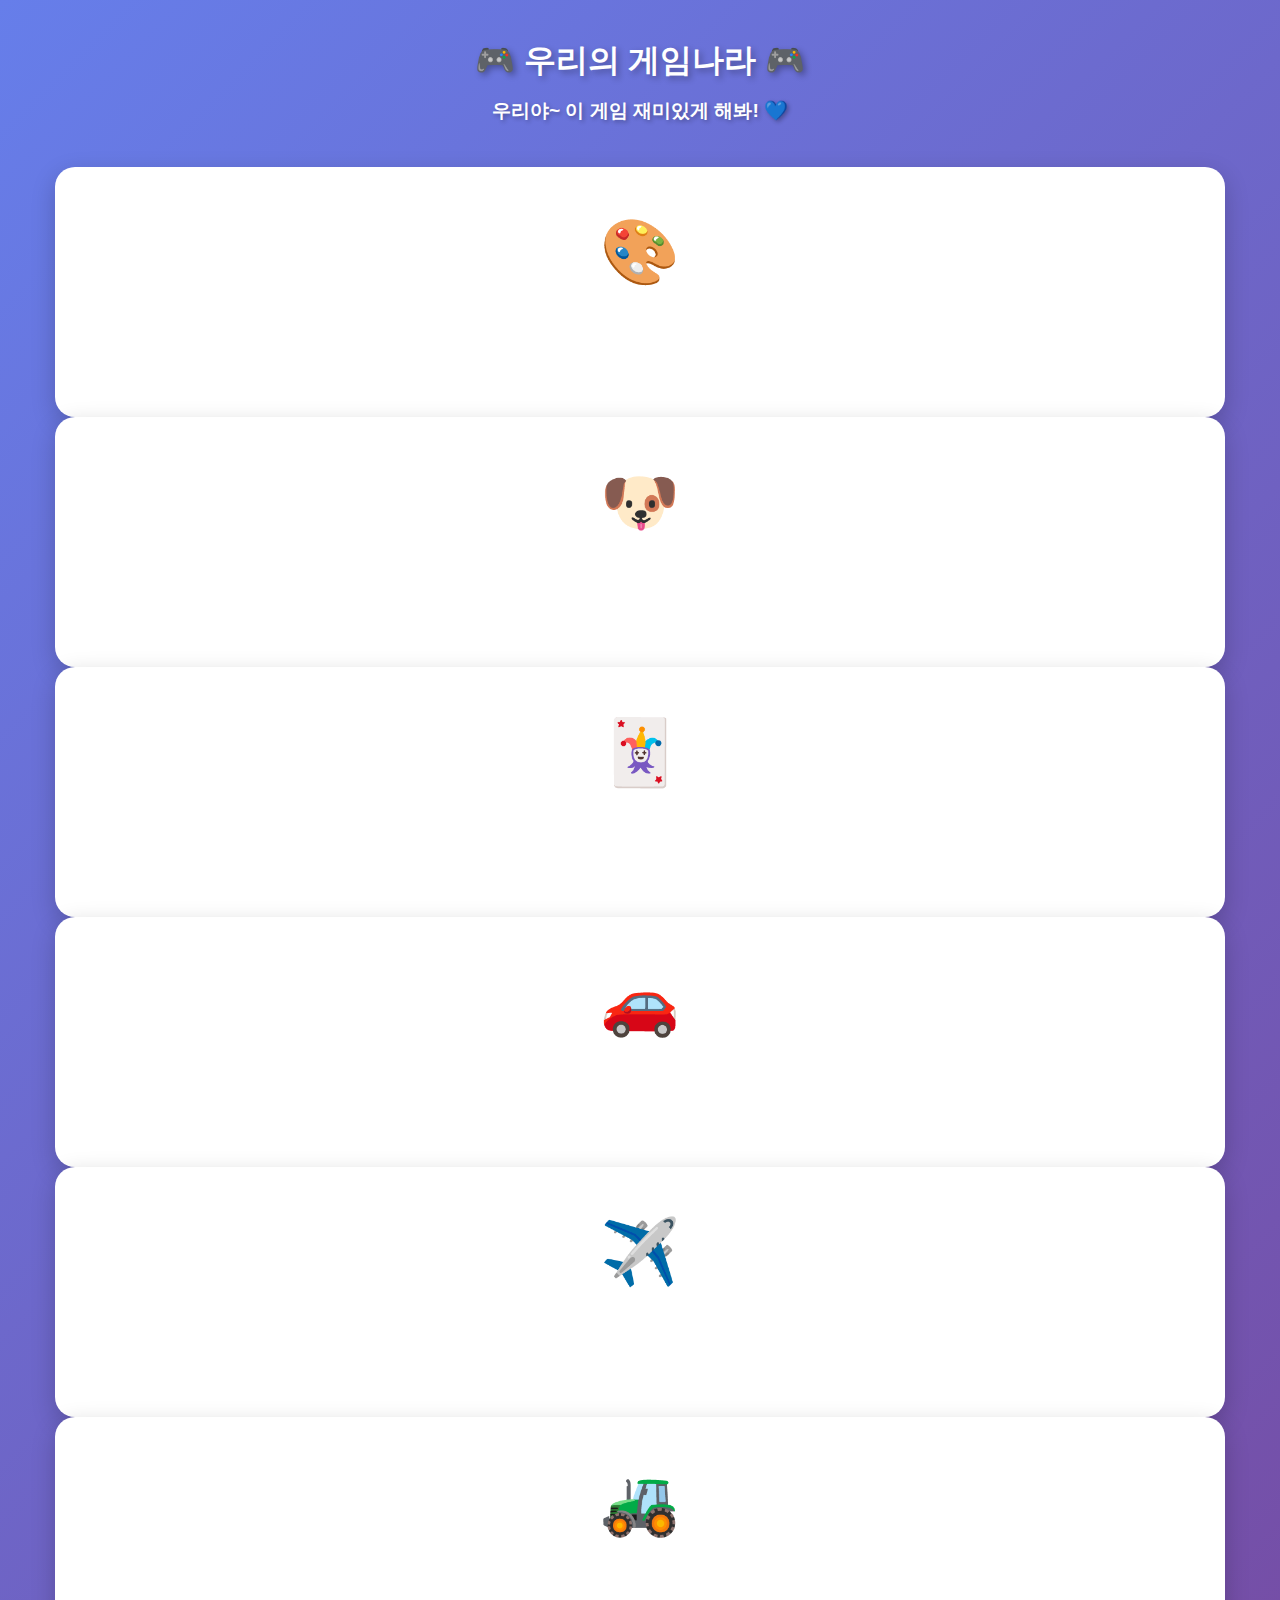
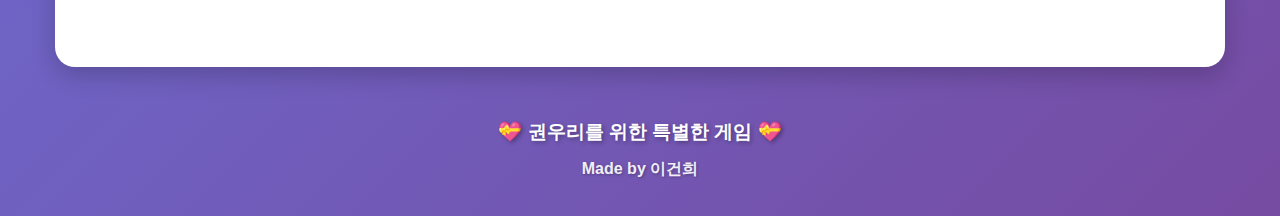
<file: index.html>
<!DOCTYPE html>
<html lang="ko">
<head>
    <meta charset="UTF-8">
    <meta name="viewport" content="width=device-width, initial-scale=1.0, maximum-scale=1.0, user-scalable=no">
    <meta name="apple-mobile-web-app-capable" content="yes">
    <meta name="mobile-web-app-capable" content="yes">
    <title>🎮 우리의 게임나라 🎮</title>
    <link href="https://fonts.googleapis.com/css2?family=Nanum+Gothic:wght@400;700;800&display=swap" rel="stylesheet">
    <link rel="stylesheet" href="css/style.css">
</head>
<body>
    <div class="container">
        <header>
            <h1 class="main-title">🎮 우리의 게임나라 🎮</h1>
            <p class="subtitle">우리야~ 이 게임 재미있게 해봐! 💙</p>
        </header>

        <main class="game-menu">
            <div class="game-card" onclick="location.href='color-game.html'">
                <div class="game-icon">🎨</div>
                <h2>색깔 맞추기</h2>
                <p>같은 색깔을 찾아봐요!</p>
            </div>

            <div class="game-card" onclick="location.href='animal-game.html'">
                <div class="game-icon">🐶</div>
                <h2>동물 소리 맞추기</h2>
                <p>어떤 동물 소리일까요?</p>
            </div>

            <div class="game-card" onclick="location.href='memory-game.html'">
                <div class="game-icon">🃏</div>
                <h2>메모리 카드 게임</h2>
                <p>같은 그림을 찾아봐요!</p>
            </div>

            <div class="game-card" onclick="location.href='vehicle-game.html'">
                <div class="game-icon">🚗</div>
                <h2>탱크 찾기 게임</h2>
                <p>탱크와 군용차를 찾아봐요!</p>
            </div>

            <div class="game-card" onclick="location.href='airplane-game.html'">
                <div class="game-icon">✈️</div>
                <h2>비행기 종류 맞추기</h2>
                <p>어떤 비행기일까요?</p>
            </div>

            <div class="game-card" onclick="location.href='car-game.html'">
                <div class="game-icon">🚜</div>
                <h2>자동차 종류 맞추기</h2>
                <p>건설기계와 특수차량을 배워봐요!</p>
            </div>
        </main>

        <footer>
            <p class="personal-message">💝 권우리를 위한 특별한 게임 💝</p>
            <p class="creator">Made by 이건희</p>
        </footer>
    </div>
</body>
</html>
</file>
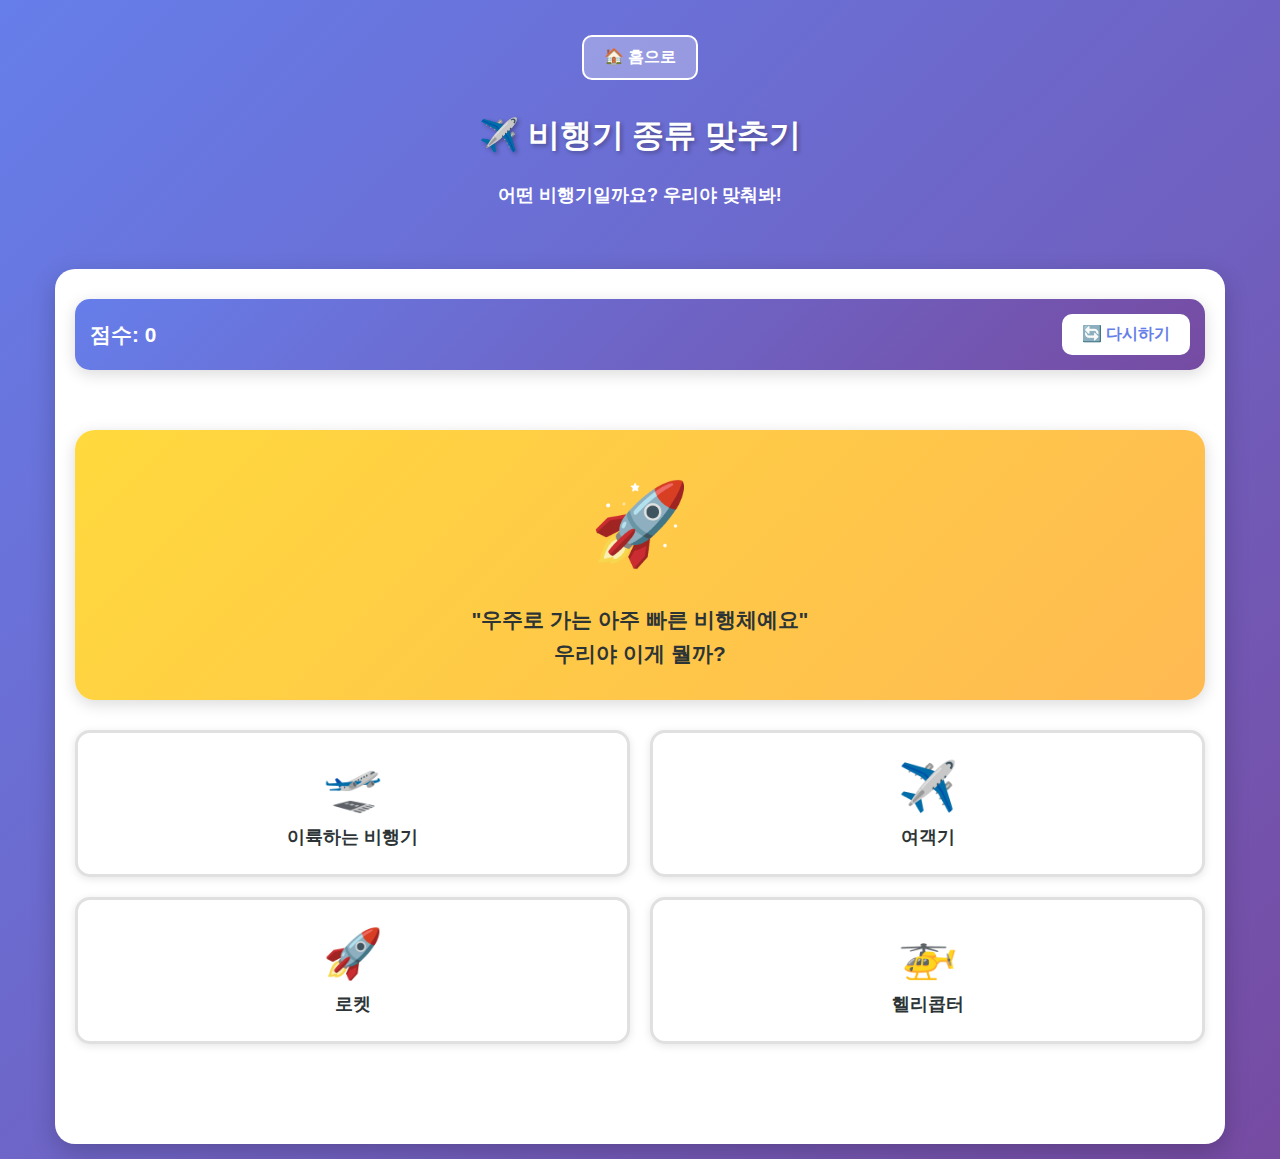
<file: airplane-game.html>
<!DOCTYPE html>
<html lang="ko">
<head>
    <meta charset="UTF-8">
    <meta name="viewport" content="width=device-width, initial-scale=1.0, maximum-scale=1.0, user-scalable=no">
    <meta name="apple-mobile-web-app-capable" content="yes">
    <meta name="mobile-web-app-capable" content="yes">
    <title>✈️ 비행기 종류 맞추기</title>
    <link href="https://fonts.googleapis.com/css2?family=Nanum+Gothic:wght@400;700;800&display=swap" rel="stylesheet">
    <link rel="stylesheet" href="css/style.css">
</head>
<body>
    <div class="container">
        <header>
            <button class="home-btn" onclick="location.href='index.html'">🏠 홈으로</button>
            <h1 class="game-title">✈️ 비행기 종류 맞추기</h1>
            <p class="game-instruction">어떤 비행기일까요? 우리야 맞춰봐!</p>
        </header>

        <main class="game-area">
            <div class="score-board">
                <div class="score">점수: <span id="score">0</span></div>
                <button class="restart-btn" onclick="restartGame()">🔄 다시하기</button>
            </div>

            <div class="airplane-display">
                <div id="airplaneImage" class="airplane-image">
                    <div class="airplane-icon">✈️</div>
                    <p class="airplane-hint">힌트를 읽고 맞춰보세요!</p>
                </div>
            </div>

            <div id="airplaneOptions" class="airplane-options">
                <!-- 비행기 옵션들이 여기에 생성됩니다 -->
            </div>

            <div id="feedback" class="feedback"></div>
        </main>
    </div>

    <script src="js/airplane-game.js"></script>
</body>
</html>
</file>
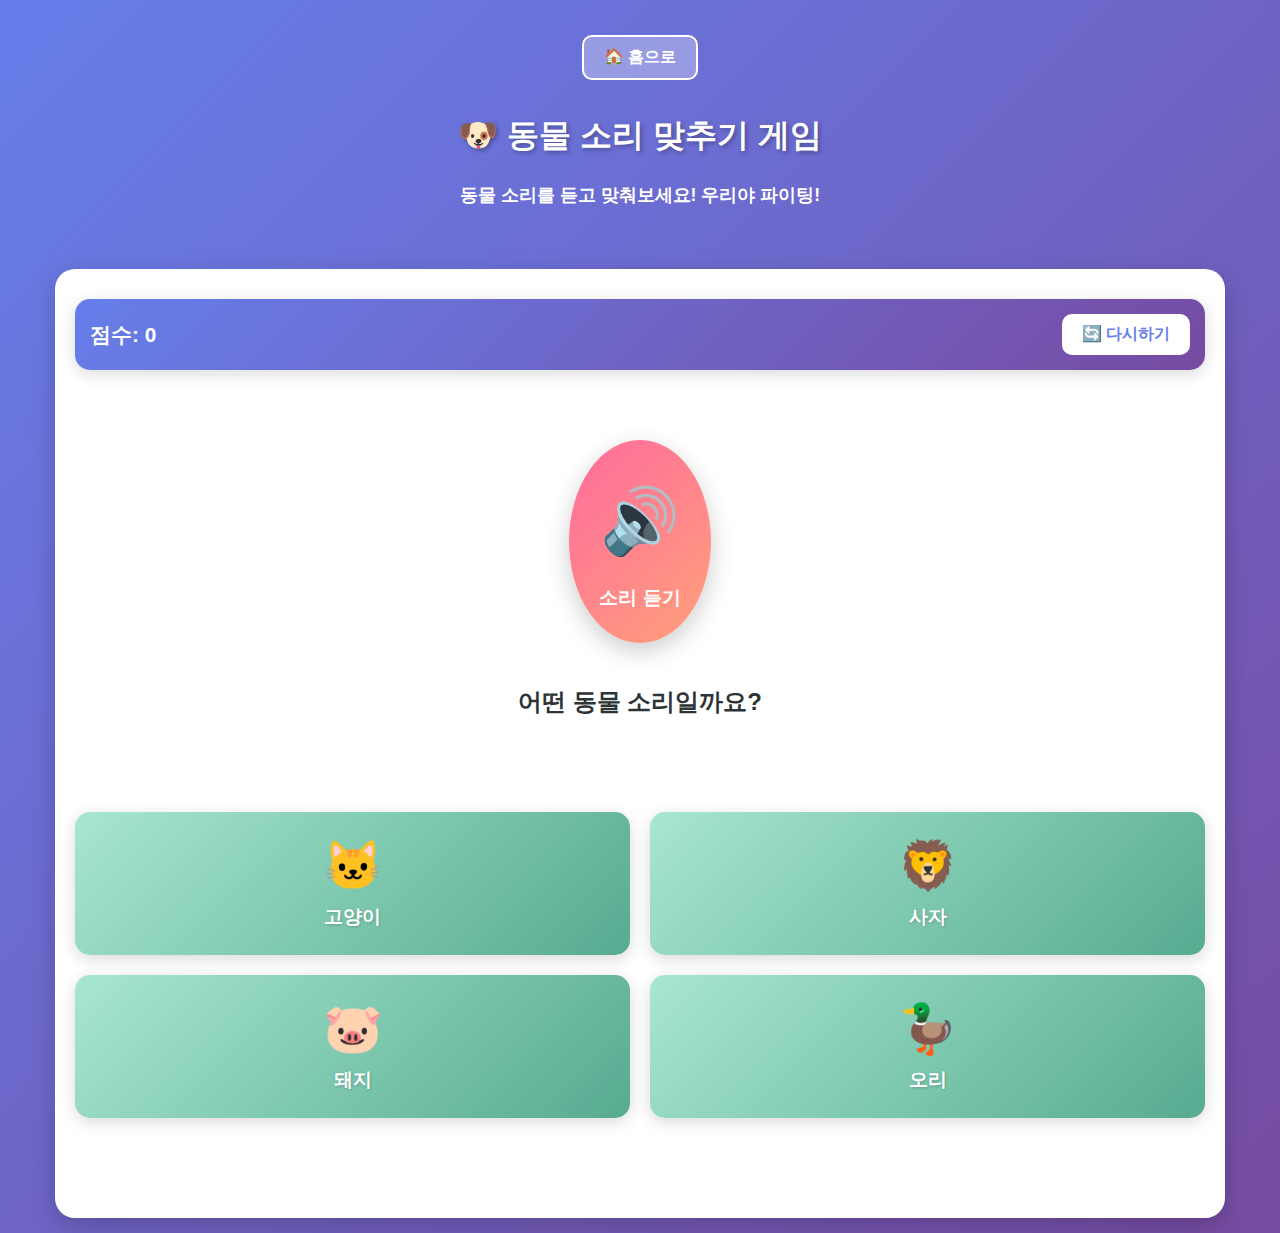
<file: animal-game.html>
<!DOCTYPE html>
<html lang="ko">
<head>
    <meta charset="UTF-8">
    <meta name="viewport" content="width=device-width, initial-scale=1.0, maximum-scale=1.0, user-scalable=no">
    <meta name="apple-mobile-web-app-capable" content="yes">
    <meta name="mobile-web-app-capable" content="yes">
    <title>🐶 동물 소리 맞추기 게임</title>
    <link href="https://fonts.googleapis.com/css2?family=Nanum+Gothic:wght@400;700;800&display=swap" rel="stylesheet">
    <link rel="stylesheet" href="css/style.css">
</head>
<body>
    <div class="container">
        <header>
            <button class="home-btn" onclick="location.href='index.html'">🏠 홈으로</button>
            <h1 class="game-title">🐶 동물 소리 맞추기 게임</h1>
            <p class="game-instruction">동물 소리를 듣고 맞춰보세요! 우리야 파이팅!</p>
        </header>

        <main class="game-area">
            <div class="score-board">
                <div class="score">점수: <span id="score">0</span></div>
                <button class="restart-btn" onclick="restartGame()">🔄 다시하기</button>
            </div>

            <div class="animal-display">
                <div class="sound-button" id="soundButton" onclick="playSound()">
                    <div class="sound-icon">🔊</div>
                    <p>소리 듣기</p>
                </div>
                <p class="question" id="soundText">어떤 동물 소리일까요?</p>
            </div>

            <div id="animalOptions" class="animal-options">
                <!-- 동물 옵션들이 여기에 생성됩니다 -->
            </div>

            <div id="feedback" class="feedback"></div>
        </main>
    </div>

    <script src="js/animal-game.js"></script>
</body>
</html>
</file>
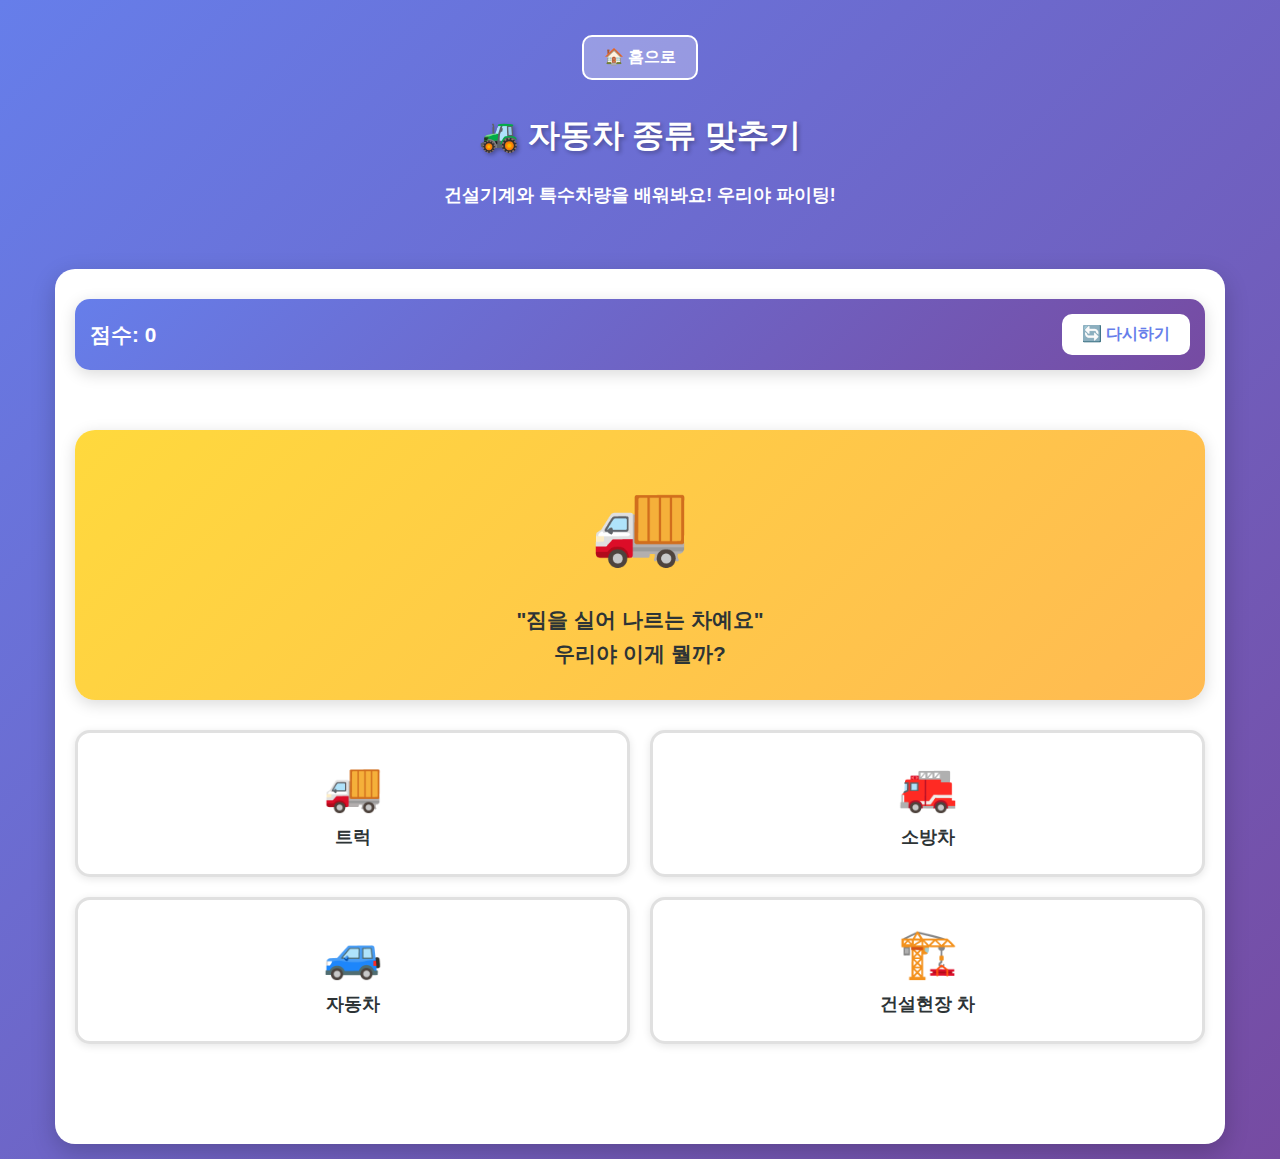
<file: car-game.html>
<!DOCTYPE html>
<html lang="ko">
<head>
    <meta charset="UTF-8">
    <meta name="viewport" content="width=device-width, initial-scale=1.0, maximum-scale=1.0, user-scalable=no">
    <meta name="apple-mobile-web-app-capable" content="yes">
    <meta name="mobile-web-app-capable" content="yes">
    <title>🚜 자동차 종류 맞추기</title>
    <link href="https://fonts.googleapis.com/css2?family=Nanum+Gothic:wght@400;700;800&display=swap" rel="stylesheet">
    <link rel="stylesheet" href="css/style.css">
</head>
<body>
    <div class="container">
        <header>
            <button class="home-btn" onclick="location.href='index.html'">🏠 홈으로</button>
            <h1 class="game-title">🚜 자동차 종류 맞추기</h1>
            <p class="game-instruction">건설기계와 특수차량을 배워봐요! 우리야 파이팅!</p>
        </header>

        <main class="game-area">
            <div class="score-board">
                <div class="score">점수: <span id="score">0</span></div>
                <button class="restart-btn" onclick="restartGame()">🔄 다시하기</button>
            </div>

            <div class="car-display">
                <div id="carImage" class="car-image">
                    <div class="car-icon">🚜</div>
                    <p class="car-hint">이 차는 무슨 일을 할까요?</p>
                </div>
            </div>

            <div id="carOptions" class="car-options">
                <!-- 자동차 옵션들이 여기에 생성됩니다 -->
            </div>

            <div id="feedback" class="feedback"></div>
        </main>
    </div>

    <script src="js/car-game.js"></script>
</body>
</html>
</file>
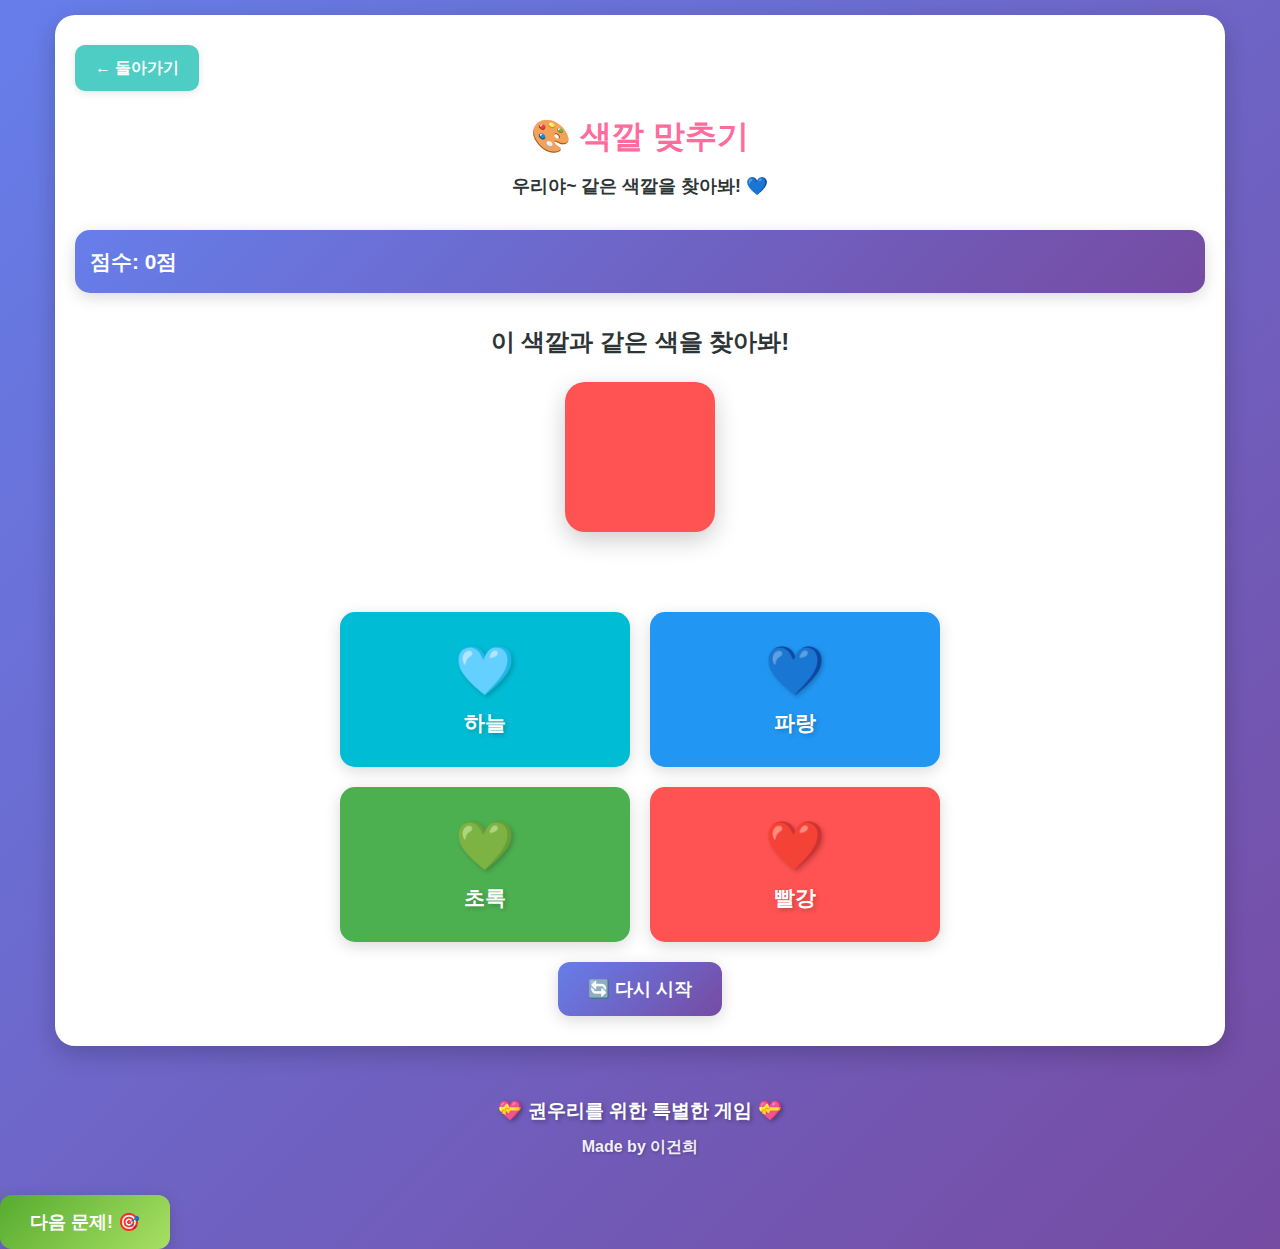
<file: color-game.html>
<!DOCTYPE html>
<html lang="ko">
<head>
    <meta charset="UTF-8">
    <meta name="viewport" content="width=device-width, initial-scale=1.0, maximum-scale=1.0, user-scalable=no">
    <meta name="theme-color" content="#FF6B9D">
    <title>🎨 색깔 맞추기 게임</title>
    <link rel="stylesheet" href="css/style.css">
</head>
<body>
    <div class="container">
        <div class="game-container">
            <a href="index.html" class="back-button">← 돌아가기</a>
            
            <div class="game-header">
                <h1>🎨 색깔 맞추기</h1>
                <p>우리야~ 같은 색깔을 찾아봐! 💙</p>
            </div>

            <div class="score-board">
                <p>점수: <span id="score">0</span>점</p>
            </div>

            <div class="color-game-area">
                <div class="question">
                    <h2>이 색깔과 같은 색을 찾아봐!</h2>
                    <div id="targetColor" class="target-color"></div>
                </div>

                <div id="feedback" class="feedback"></div>

                <div id="colorOptions" class="color-options">
                    <!-- 색깔 옵션들이 JavaScript로 생성됩니다 -->
                </div>
            </div>

            <div class="text-center mt-20">
                <button class="btn btn-primary" onclick="location.reload()">🔄 다시 시작</button>
            </div>
        </div>

        <footer>
            <p class="personal-message">💝 권우리를 위한 특별한 게임 💝</p>
            <p class="creator">Made by 이건희</p>
        </footer>
    </div>

    <!-- 결과 모달 -->
    <div id="resultModal" class="result-modal">
        <div class="result-content">
            <div id="resultEmoji" class="result-emoji"></div>
            <h2 id="resultTitle"></h2>
            <p id="resultMessage"></p>
            <button class="btn btn-success" onclick="nextRound()">다음 문제! 🎯</button>
        </div>
    </div>

    <script src="js/color-game.js"></script>
</body>
</html>
</file>
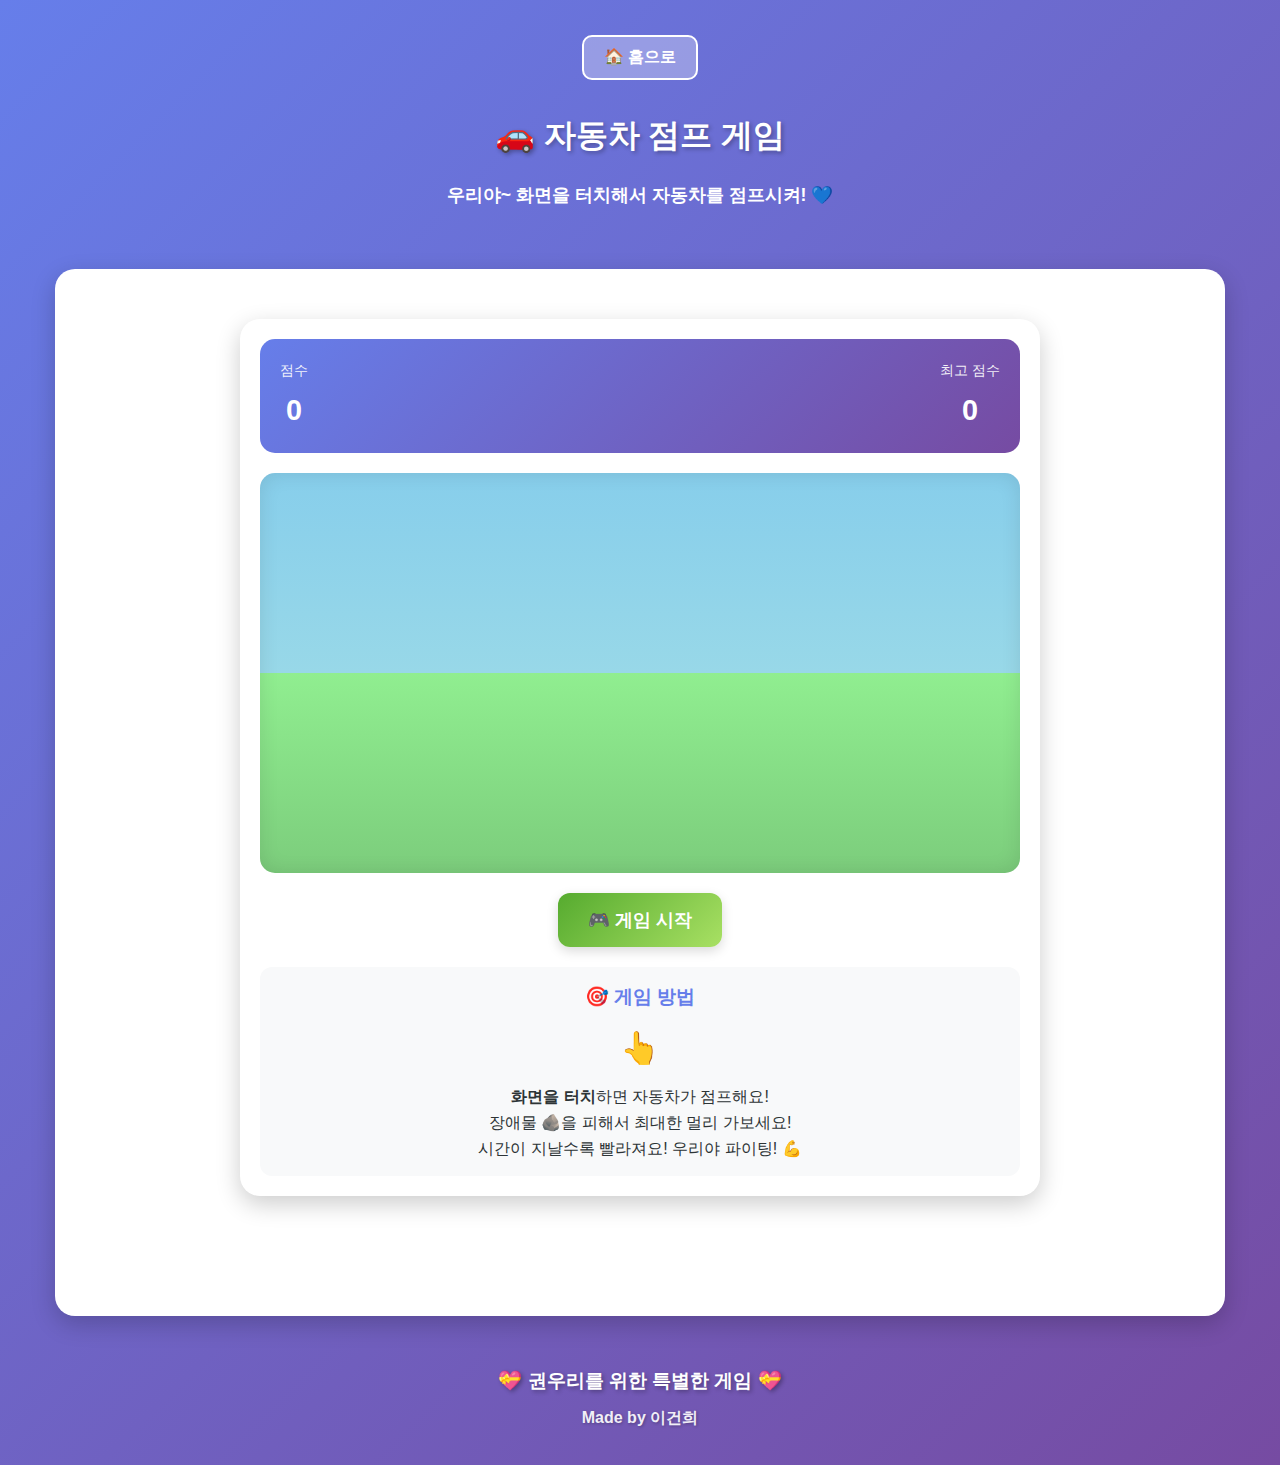
<file: jump-game.html>
<!DOCTYPE html>
<html lang="ko">
<head>
    <meta charset="UTF-8">
    <meta name="viewport" content="width=device-width, initial-scale=1.0, maximum-scale=1.0, user-scalable=no">
    <meta name="apple-mobile-web-app-capable" content="yes">
    <meta name="mobile-web-app-capable" content="yes">
    <title>🚗 자동차 점프 게임</title>
    <link href="https://fonts.googleapis.com/css2?family=Nanum+Gothic:wght@400;700;800&display=swap" rel="stylesheet">
    <link rel="stylesheet" href="css/style.css">
    <style>
        /* 점프 게임 전용 스타일 */
        .jump-game-container {
            max-width: 800px;
            margin: 20px auto;
            background: white;
            border-radius: 20px;
            padding: 20px;
            box-shadow: 0 8px 24px rgba(0, 0, 0, 0.2);
        }

        .game-canvas-wrapper {
            position: relative;
            background: linear-gradient(to bottom, #87CEEB 0%, #98D8E8 50%, #90EE90 50%, #7CCD7C 100%);
            border-radius: 15px;
            overflow: hidden;
            box-shadow: inset 0 0 20px rgba(0, 0, 0, 0.1);
        }

        #gameCanvas {
            display: block;
            width: 100%;
            height: 400px;
            cursor: pointer;
        }

        .game-info {
            display: flex;
            justify-content: space-between;
            align-items: center;
            padding: 20px;
            background: linear-gradient(135deg, #667eea 0%, #764ba2 100%);
            border-radius: 15px;
            margin-bottom: 20px;
            color: white;
        }

        .info-item {
            text-align: center;
        }

        .info-label {
            font-size: 0.9rem;
            opacity: 0.9;
            margin-bottom: 5px;
        }

        .info-value {
            font-size: 1.8rem;
            font-weight: 800;
        }

        .game-controls {
            display: flex;
            gap: 10px;
            justify-content: center;
            margin-top: 20px;
        }

        .control-btn {
            padding: 15px 30px;
            border: none;
            border-radius: 12px;
            font-size: 1.1rem;
            font-weight: 700;
            cursor: pointer;
            transition: all 0.3s ease;
            box-shadow: 0 4px 12px rgba(0, 0, 0, 0.15);
        }

        .start-btn {
            background: linear-gradient(135deg, #56ab2f 0%, #a8e063 100%);
            color: white;
        }

        .start-btn:hover {
            transform: translateY(-2px);
            box-shadow: 0 6px 16px rgba(0, 0, 0, 0.2);
        }

        .pause-btn {
            background: linear-gradient(135deg, #FFD93D 0%, #FFBA52 100%);
            color: white;
        }

        .game-over-overlay {
            position: absolute;
            top: 50%;
            left: 50%;
            transform: translate(-50%, -50%);
            background: rgba(255, 255, 255, 0.95);
            padding: 40px;
            border-radius: 20px;
            text-align: center;
            box-shadow: 0 8px 32px rgba(0, 0, 0, 0.3);
            display: none;
            z-index: 10;
        }

        .game-over-overlay.show {
            display: block;
            animation: popIn 0.3s ease-out;
        }

        @keyframes popIn {
            from {
                transform: translate(-50%, -50%) scale(0.8);
                opacity: 0;
            }
            to {
                transform: translate(-50%, -50%) scale(1);
                opacity: 1;
            }
        }

        .game-over-title {
            font-size: 2rem;
            color: #FF6B6B;
            margin-bottom: 15px;
            font-weight: 800;
        }

        .game-over-score {
            font-size: 1.5rem;
            color: #2d3436;
            margin-bottom: 20px;
        }

        .instructions {
            background: #f8f9fa;
            padding: 15px;
            border-radius: 12px;
            margin-top: 20px;
            text-align: center;
        }

        .instructions h3 {
            color: #667eea;
            margin-bottom: 10px;
            font-size: 1.2rem;
        }

        .instructions p {
            color: #2d3436;
            font-size: 1rem;
            line-height: 1.6;
        }

        .instruction-icon {
            font-size: 2rem;
            margin: 10px 0;
        }

        @media (max-width: 576px) {
            #gameCanvas {
                height: 300px;
            }

            .info-value {
                font-size: 1.4rem;
            }

            .control-btn {
                padding: 12px 20px;
                font-size: 1rem;
            }

            .game-over-title {
                font-size: 1.5rem;
            }
        }
    </style>
</head>
<body>
    <div class="container">
        <header>
            <button class="home-btn" onclick="location.href='index.html'">🏠 홈으로</button>
            <h1 class="game-title">🚗 자동차 점프 게임</h1>
            <p class="game-instruction">우리야~ 화면을 터치해서 자동차를 점프시켜! 💙</p>
        </header>

        <main class="game-area">
            <div class="jump-game-container">
                <div class="game-info">
                    <div class="info-item">
                        <div class="info-label">점수</div>
                        <div class="info-value" id="currentScore">0</div>
                    </div>
                    <div class="info-item">
                        <div class="info-label">최고 점수</div>
                        <div class="info-value" id="highScore">0</div>
                    </div>
                </div>

                <div class="game-canvas-wrapper">
                    <canvas id="gameCanvas"></canvas>
                    <div id="gameOverOverlay" class="game-over-overlay">
                        <div class="game-over-title">🚗 게임 오버!</div>
                        <div class="game-over-score">
                            점수: <span id="finalScore">0</span>점<br>
                            최고 점수: <span id="finalHighScore">0</span>점
                        </div>
                        <button class="control-btn start-btn" onclick="restartGame()">🔄 다시 하기</button>
                    </div>
                </div>

                <div class="game-controls">
                    <button class="control-btn start-btn" id="startBtn" onclick="startGame()">🎮 게임 시작</button>
                    <button class="control-btn pause-btn" id="pauseBtn" onclick="togglePause()" style="display: none;">⏸️ 일시정지</button>
                </div>

                <div class="instructions">
                    <h3>🎯 게임 방법</h3>
                    <div class="instruction-icon">👆</div>
                    <p>
                        <strong>화면을 터치</strong>하면 자동차가 점프해요!<br>
                        장애물 🪨을 피해서 최대한 멀리 가보세요!<br>
                        시간이 지날수록 빨라져요! 우리야 파이팅! 💪
                    </p>
                </div>
            </div>

            <div id="feedback" class="feedback"></div>
        </main>

        <footer>
            <p class="personal-message">💝 권우리를 위한 특별한 게임 💝</p>
            <p class="creator">Made by 이건희</p>
        </footer>
    </div>

    <script src="js/jump-game.js"></script>
</body>
</html>
</file>
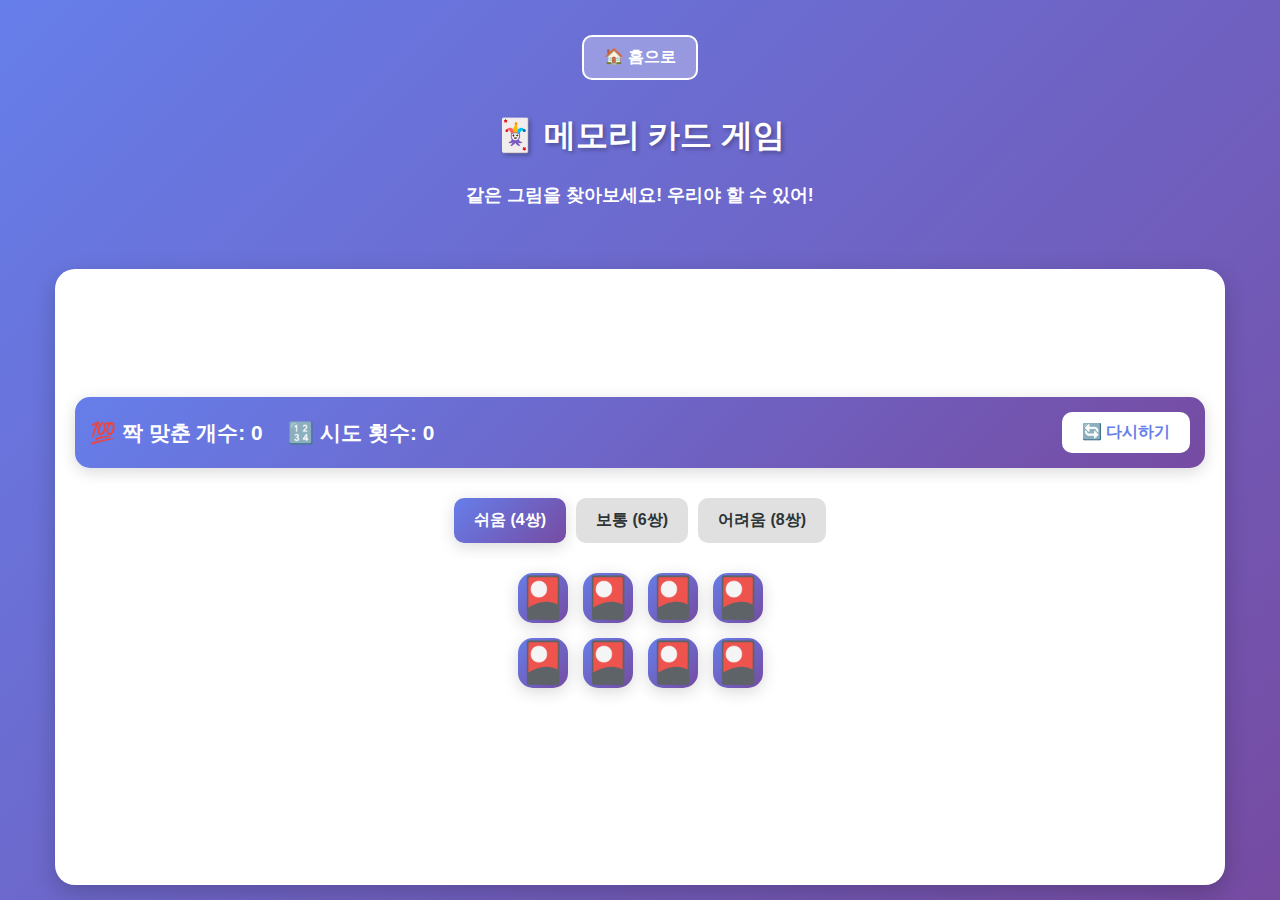
<file: memory-game.html>
<!DOCTYPE html>
<html lang="ko">
<head>
    <meta charset="UTF-8">
    <meta name="viewport" content="width=device-width, initial-scale=1.0, maximum-scale=1.0, user-scalable=no">
    <meta name="apple-mobile-web-app-capable" content="yes">
    <meta name="mobile-web-app-capable" content="yes">
    <title>🃏 메모리 카드 게임</title>
    <link href="https://fonts.googleapis.com/css2?family=Nanum+Gothic:wght@400;700;800&display=swap" rel="stylesheet">
    <link rel="stylesheet" href="css/style.css">
</head>
<body>
    <div class="container">
        <header>
            <button class="home-btn" onclick="location.href='index.html'">🏠 홈으로</button>
            <h1 class="game-title">🃏 메모리 카드 게임</h1>
            <p class="game-instruction">같은 그림을 찾아보세요! 우리야 할 수 있어!</p>
        </header>

        <main class="game-area">
            <div class="score-board">
                <div class="score">
                    <span>💯 짝 맞춘 개수: <span id="pairs">0</span></span>
                    <span style="margin-left: 20px;">🔢 시도 횟수: <span id="moves">0</span></span>
                </div>
                <button class="restart-btn" onclick="restartGame()">🔄 다시하기</button>
            </div>

            <div class="difficulty-selector">
                <button class="difficulty-btn active" onclick="setDifficulty('easy')">쉬움 (4쌍)</button>
                <button class="difficulty-btn" onclick="setDifficulty('medium')">보통 (6쌍)</button>
                <button class="difficulty-btn" onclick="setDifficulty('hard')">어려움 (8쌍)</button>
            </div>

            <div id="memoryCards" class="memory-cards">
                <!-- 카드들이 여기에 생성됩니다 -->
            </div>

            <div id="feedback" class="feedback"></div>
        </main>
    </div>

    <script src="js/memory-game.js"></script>
</body>
</html>
</file>
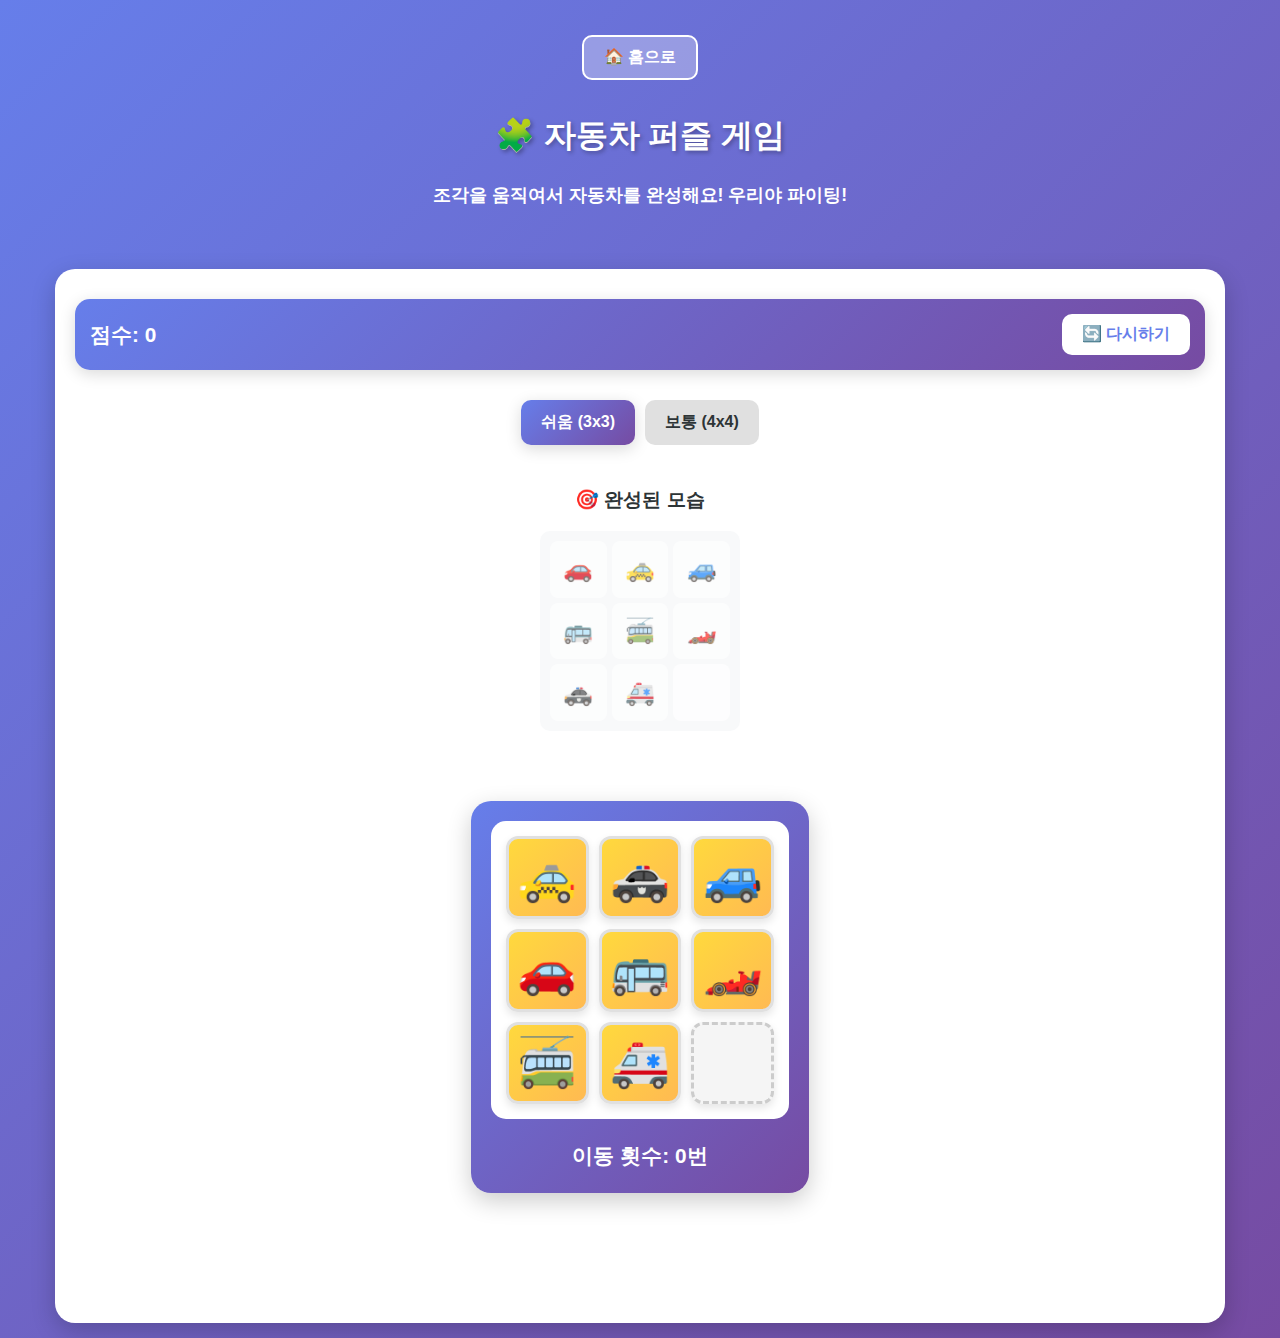
<file: puzzle-game.html>
<!DOCTYPE html>
<html lang="ko">
<head>
    <meta charset="UTF-8">
    <meta name="viewport" content="width=device-width, initial-scale=1.0, maximum-scale=1.0, user-scalable=no">
    <meta name="apple-mobile-web-app-capable" content="yes">
    <meta name="mobile-web-app-capable" content="yes">
    <title>🧩 자동차 퍼즐 게임</title>
    <link href="https://fonts.googleapis.com/css2?family=Nanum+Gothic:wght@400;700;800&display=swap" rel="stylesheet">
    <link rel="stylesheet" href="css/style.css">
    <style>
        /* 퍼즐 게임 전용 스타일 */
        .puzzle-container {
            max-width: 500px;
            margin: 30px auto;
            padding: 20px;
            background: linear-gradient(135deg, #667eea 0%, #764ba2 100%);
            border-radius: 20px;
            box-shadow: 0 8px 24px rgba(0, 0, 0, 0.2);
        }

        .puzzle-grid {
            display: grid;
            grid-template-columns: repeat(3, 1fr);
            gap: 10px;
            background: white;
            padding: 15px;
            border-radius: 15px;
            margin-bottom: 20px;
        }

        .puzzle-piece {
            aspect-ratio: 1;
            background: linear-gradient(135deg, #FFD93D 0%, #FFBA52 100%);
            border: 3px solid #e0e0e0;
            border-radius: 12px;
            display: flex;
            align-items: center;
            justify-content: center;
            font-size: 3rem;
            cursor: pointer;
            transition: all 0.3s ease;
            box-shadow: 0 4px 8px rgba(0, 0, 0, 0.1);
            user-select: none;
            -webkit-user-select: none;
            -webkit-tap-highlight-color: transparent;
        }

        .puzzle-piece.empty {
            background: #f5f5f5;
            border: 3px dashed #ccc;
            cursor: default;
        }

        .puzzle-piece:not(.empty):hover {
            transform: scale(1.05);
            box-shadow: 0 6px 16px rgba(0, 0, 0, 0.2);
        }

        .puzzle-piece:not(.empty):active {
            transform: scale(0.95);
        }

        .puzzle-piece.selected {
            border-color: #FF6B9D;
            background: linear-gradient(135deg, #FF6B9D 0%, #FFA07A 100%);
            transform: scale(1.1);
            box-shadow: 0 8px 20px rgba(255, 107, 157, 0.4);
        }

        .puzzle-preview {
            text-align: center;
            margin-bottom: 20px;
            padding: 20px;
            background: white;
            border-radius: 15px;
        }

        .preview-title {
            font-size: 1.2rem;
            font-weight: 700;
            color: #2d3436;
            margin-bottom: 15px;
        }

        .preview-grid {
            display: grid;
            grid-template-columns: repeat(3, 1fr);
            gap: 5px;
            max-width: 200px;
            margin: 0 auto;
            padding: 10px;
            background: #f8f9fa;
            border-radius: 10px;
        }

        .preview-piece {
            aspect-ratio: 1;
            display: flex;
            align-items: center;
            justify-content: center;
            font-size: 1.5rem;
            background: white;
            border-radius: 8px;
            opacity: 0.7;
        }

        .difficulty-selector {
            display: flex;
            justify-content: center;
            gap: 10px;
            margin-bottom: 20px;
            flex-wrap: wrap;
        }

        .moves-counter {
            text-align: center;
            font-size: 1.3rem;
            font-weight: 700;
            color: white;
            margin-top: 15px;
        }

        @media (max-width: 576px) {
            .puzzle-piece {
                font-size: 2.5rem;
            }

            .puzzle-grid {
                gap: 8px;
                padding: 10px;
            }

            .preview-grid {
                max-width: 150px;
            }

            .preview-piece {
                font-size: 1.2rem;
            }
        }
    </style>
</head>
<body>
    <div class="container">
        <header>
            <button class="home-btn" onclick="location.href='index.html'">🏠 홈으로</button>
            <h1 class="game-title">🧩 자동차 퍼즐 게임</h1>
            <p class="game-instruction">조각을 움직여서 자동차를 완성해요! 우리야 파이팅!</p>
        </header>

        <main class="game-area">
            <div class="score-board">
                <div class="score">점수: <span id="score">0</span></div>
                <button class="restart-btn" onclick="restartGame()">🔄 다시하기</button>
            </div>

            <div class="difficulty-selector">
                <button class="difficulty-btn active" onclick="setDifficulty('easy')">쉬움 (3x3)</button>
                <button class="difficulty-btn" onclick="setDifficulty('medium')">보통 (4x4)</button>
            </div>

            <div class="puzzle-preview">
                <p class="preview-title">🎯 완성된 모습</p>
                <div id="previewGrid" class="preview-grid">
                    <!-- 미리보기 조각들 -->
                </div>
            </div>

            <div class="puzzle-container">
                <div id="puzzleGrid" class="puzzle-grid">
                    <!-- 퍼즐 조각들이 여기에 생성됩니다 -->
                </div>
                <div class="moves-counter">
                    이동 횟수: <span id="moves">0</span>번
                </div>
            </div>

            <div id="feedback" class="feedback"></div>
        </main>
    </div>

    <script src="js/puzzle-game.js"></script>
</body>
</html>
</file>
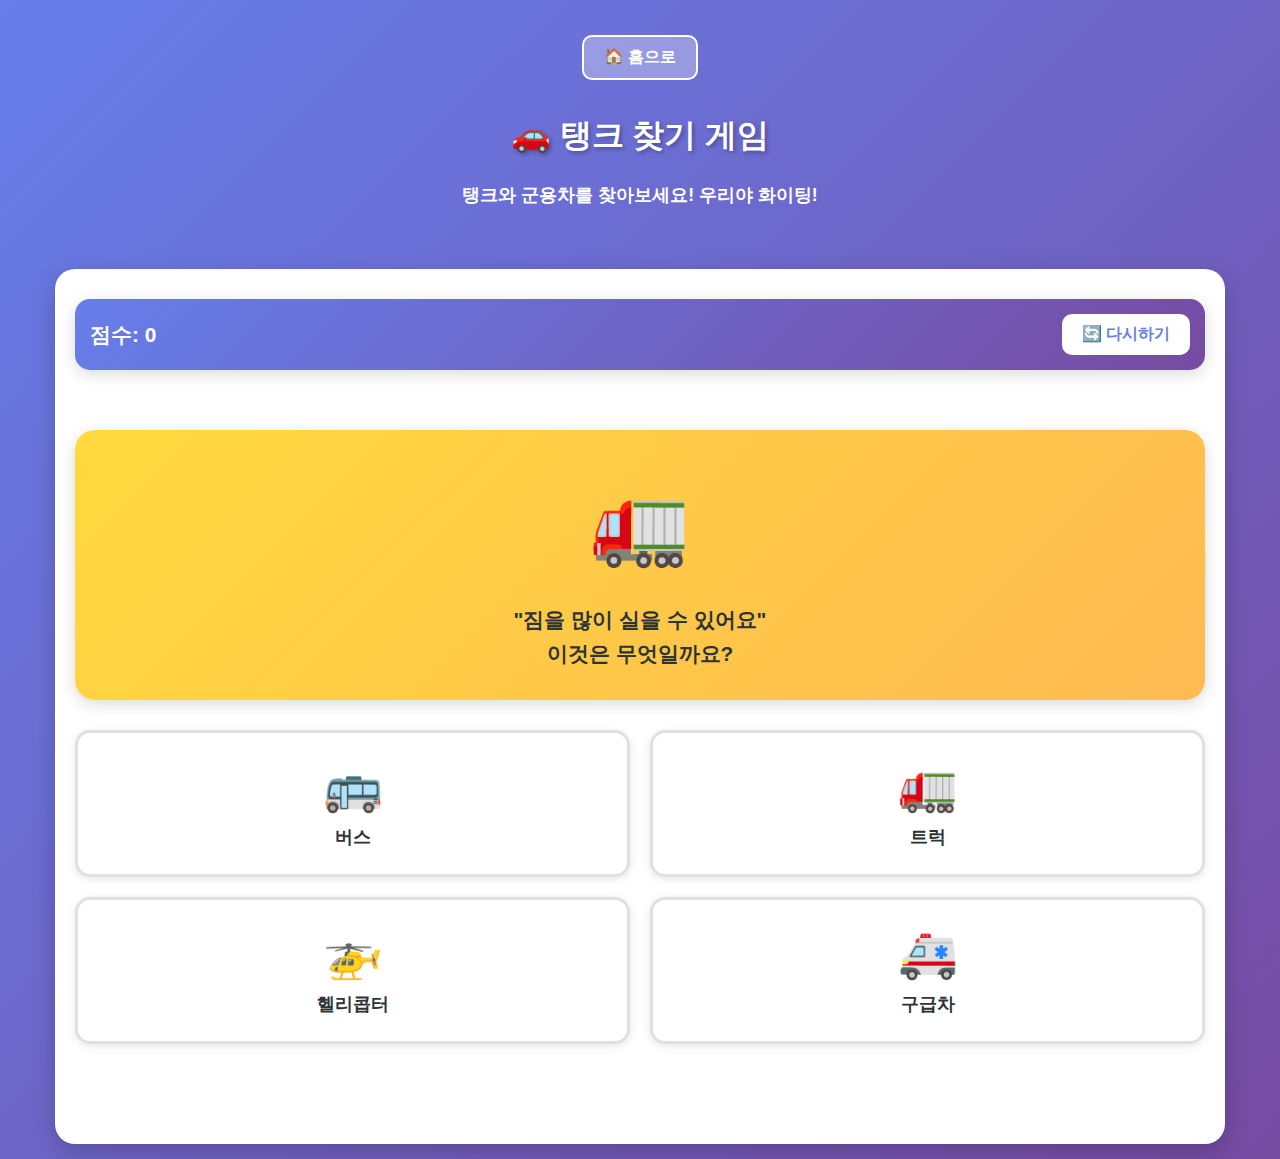
<file: vehicle-game.html>
<!DOCTYPE html>
<html lang="ko">
<head>
    <meta charset="UTF-8">
    <meta name="viewport" content="width=device-width, initial-scale=1.0, maximum-scale=1.0, user-scalable=no">
    <meta name="apple-mobile-web-app-capable" content="yes">
    <meta name="mobile-web-app-capable" content="yes">
    <title>🚗 탱크 찾기 게임</title>
    <link href="https://fonts.googleapis.com/css2?family=Nanum+Gothic:wght@400;700;800&display=swap" rel="stylesheet">
    <link rel="stylesheet" href="css/style.css">
</head>
<body>
    <div class="container">
        <header>
            <button class="home-btn" onclick="location.href='index.html'">🏠 홈으로</button>
            <h1 class="game-title">🚗 탱크 찾기 게임</h1>
            <p class="game-instruction">탱크와 군용차를 찾아보세요! 우리야 화이팅!</p>
        </header>

        <main class="game-area">
            <div class="score-board">
                <div class="score">점수: <span id="score">0</span></div>
                <button class="restart-btn" onclick="restartGame()">🔄 다시하기</button>
            </div>

            <div class="vehicle-display">
                <div id="questionVehicle" class="question-vehicle">
                    <div class="vehicle-icon">🪖</div>
                    <p class="vehicle-question">이것을 찾아주세요!</p>
                </div>
            </div>

            <div id="vehicleOptions" class="vehicle-options">
                <!-- 차량 옵션들이 여기에 생성됩니다 -->
            </div>

            <div id="feedback" class="feedback"></div>
        </main>
    </div>

    <script src="js/vehicle-game.js"></script>
</body>
</html>
</file>
<file: css/style.css>
/* ========================================
   권우리 게임나라 - 통합 스타일시트
   Made by 이건희
   ======================================== */

/* ===================
   기본 스타일 및 리셋
   =================== */
* {
    margin: 0;
    padding: 0;
    box-sizing: border-box;
}

:root {
    /* 메인 컬러 팔레트 */
    --primary-color: #FF6B9D;
    --secondary-color: #4ECDC4;
    --success-color: #A8E6CF;
    --warning-color: #FFD93D;
    --danger-color: #FF6B6B;
    
    /* 배경 그라디언트 */
    --bg-gradient: linear-gradient(135deg, #667eea 0%, #764ba2 100%);
    
    /* 텍스트 컬러 */
    --text-dark: #2d3436;
    --text-light: #ffffff;
    
    /* 그림자 */
    --shadow-sm: 0 2px 8px rgba(0, 0, 0, 0.1);
    --shadow-md: 0 4px 16px rgba(0, 0, 0, 0.15);
    --shadow-lg: 0 8px 24px rgba(0, 0, 0, 0.2);
    
    /* 애니메이션 */
    --transition: all 0.3s cubic-bezier(0.4, 0, 0.2, 1);
}

body {
    font-family: -apple-system, BlinkMacSystemFont, 'Segoe UI', 'Malgun Gothic', '맑은 고딕', sans-serif;
    line-height: 1.6;
    color: var(--text-dark);
    background: var(--bg-gradient);
    min-height: 100vh;
    overflow-x: hidden;
    -webkit-font-smoothing: antialiased;
    -moz-osx-font-smoothing: grayscale;
    /* 모바일 터치 최적화 */
    touch-action: manipulation;
    -webkit-tap-highlight-color: transparent;
}

/* ===================
   컨테이너 및 레이아웃
   =================== */
.container {
    max-width: 1200px;
    margin: 0 auto;
    padding: 15px;
    min-height: 100vh;
    display: flex;
    flex-direction: column;
}

/* ===================
   헤더 스타일
   =================== */
header {
    text-align: center;
    padding: 20px 0;
    margin-bottom: 20px;
}

.main-title {
    font-size: 2rem;
    font-weight: 800;
    color: var(--text-light);
    text-shadow: 3px 3px 6px rgba(0, 0, 0, 0.3);
    margin-bottom: 10px;
    animation: bounce 1s ease-in-out;
}

.subtitle {
    font-size: 1.2rem;
    color: var(--text-light);
    font-weight: 600;
    text-shadow: 2px 2px 4px rgba(0, 0, 0, 0.3);
    animation: fadeIn 1s ease-in;
}

/* ===================
   메인 콘텐츠
   =================== */
main {
    flex: 1;
    display: flex;
    flex-direction: column;
    justify-content: center;
}

/* ===================
   게임 그리드 (메인 페이지)
   =================== */
.game-grid {
    display: grid;
    grid-template-columns: repeat(auto-fit, minmax(250px, 1fr));
    gap: 20px;
    padding: 10px;
}

.game-card {
    background: white;
    border-radius: 20px;
    padding: 30px 20px;
    text-align: center;
    text-decoration: none;
    color: white;
    box-shadow: var(--shadow-lg);
    transition: var(--transition);
    cursor: pointer;
    position: relative;
    overflow: hidden;
    min-height: 200px;
    display: flex;
    flex-direction: column;
    justify-content: center;
    align-items: center;
}

.game-card:hover {
    transform: translateY(-10px) scale(1.02);
    box-shadow: 0 12px 32px rgba(0, 0, 0, 0.3);
}

.game-card:active {
    transform: translateY(-5px) scale(0.98);
}

.game-icon {
    font-size: 4rem;
    margin-bottom: 15px;
    animation: wiggle 2s ease-in-out infinite;
}

.game-title {
    font-size: 1.5rem;
    font-weight: 700;
    margin-bottom: 10px;
    text-shadow: 2px 2px 4px rgba(0, 0, 0, 0.2);
}

.game-description {
    font-size: 1rem;
    opacity: 0.95;
    font-weight: 500;
}

/* ===================
   푸터
   =================== */
footer {
    text-align: center;
    padding: 20px 0;
    margin-top: 30px;
}

.personal-message {
    font-size: 1.2rem;
    color: var(--text-light);
    font-weight: 700;
    text-shadow: 2px 2px 4px rgba(0, 0, 0, 0.3);
    margin-bottom: 8px;
}

.creator {
    font-size: 1rem;
    color: var(--text-light);
    font-weight: 600;
    text-shadow: 1px 1px 3px rgba(0, 0, 0, 0.3);
    opacity: 0.9;
}

/* ===================
   게임 페이지 공통 스타일
   =================== */
.game-container {
    background: white;
    border-radius: 20px;
    padding: 30px 20px;
    box-shadow: var(--shadow-lg);
    flex: 1;
}

.game-header {
    text-align: center;
    margin-bottom: 30px;
}

.game-header h1 {
    font-size: 2rem;
    color: var(--primary-color);
    margin-bottom: 10px;
}

.game-header p {
    font-size: 1.1rem;
    color: var(--text-dark);
    font-weight: 600;
}

.back-button {
    display: inline-block;
    padding: 10px 20px;
    background: var(--secondary-color);
    color: white;
    text-decoration: none;
    border-radius: 10px;
    font-weight: 600;
    margin-bottom: 20px;
    transition: var(--transition);
    box-shadow: var(--shadow-sm);
}

.back-button:hover {
    background: #3ab8af;
    transform: translateX(-5px);
}

/* ===================
   점수판
   =================== */
.score-board {
    text-align: center;
    padding: 15px;
    background: linear-gradient(135deg, #667eea 0%, #764ba2 100%);
    border-radius: 15px;
    color: white;
    font-size: 1.3rem;
    font-weight: 700;
    margin-bottom: 20px;
    box-shadow: var(--shadow-md);
}

/* ===================
   색깔 맞추기 게임 스타일
   =================== */
.color-game-area {
    max-width: 600px;
    margin: 0 auto;
}

.question {
    text-align: center;
    margin-bottom: 30px;
}

.question h2 {
    font-size: 1.5rem;
    color: var(--text-dark);
    margin-bottom: 20px;
}

.target-color {
    width: 150px;
    height: 150px;
    margin: 0 auto;
    border-radius: 20px;
    box-shadow: var(--shadow-lg);
    transition: var(--transition);
}

.color-options {
    display: grid;
    grid-template-columns: repeat(2, 1fr);
    gap: 15px;
    margin-top: 30px;
}

.color-option {
    padding: 30px 20px;
    border: none;
    border-radius: 15px;
    font-size: 1.2rem;
    font-weight: 700;
    color: white;
    cursor: pointer;
    transition: var(--transition);
    box-shadow: var(--shadow-md);
    text-shadow: 2px 2px 4px rgba(0, 0, 0, 0.2);
    display: flex;
    flex-direction: column;
    align-items: center;
    gap: 10px;
}

.color-option:hover {
    transform: scale(1.05);
    box-shadow: var(--shadow-lg);
}

.color-option:active {
    transform: scale(0.95);
}

.color-emoji {
    font-size: 3rem;
}

.color-name {
    font-size: 1.3rem;
}

/* ===================
   피드백 메시지
   =================== */
.feedback {
    text-align: center;
    padding: 15px;
    border-radius: 10px;
    font-size: 1.2rem;
    font-weight: 700;
    margin: 20px 0;
    transition: var(--transition);
}

.feedback.correct {
    background: #A8E6CF;
    color: #2d6a4f;
    animation: bounce 0.5s ease-in-out;
}

.feedback.incorrect {
    background: #FFD3D3;
    color: #c9184a;
    animation: shake 0.5s ease-in-out;
}

/* ===================
   버튼 스타일
   =================== */
.btn {
    padding: 15px 30px;
    border: none;
    border-radius: 12px;
    font-size: 1.1rem;
    font-weight: 700;
    cursor: pointer;
    transition: var(--transition);
    box-shadow: var(--shadow-md);
    color: white;
}

.btn-primary {
    background: linear-gradient(135deg, #667eea 0%, #764ba2 100%);
}

.btn-primary:hover {
    transform: translateY(-2px);
    box-shadow: var(--shadow-lg);
}

.btn-primary:active {
    transform: translateY(0);
}

.btn-success {
    background: linear-gradient(135deg, #56ab2f 0%, #a8e063 100%);
}

.text-center {
    text-align: center;
}

.mt-20 {
    margin-top: 20px;
}

/* ===================
   동물 게임 스타일
   =================== */
.game-title {
    font-size: 2rem;
    color: white;
    text-align: center;
    margin: 20px 0;
    text-shadow: 2px 2px 4px rgba(0, 0, 0, 0.3);
}

.game-instruction {
    font-size: 1.1rem;
    color: white;
    text-align: center;
    margin-bottom: 20px;
    font-weight: 600;
}

.home-btn {
    padding: 10px 20px;
    background: rgba(255, 255, 255, 0.3);
    color: white;
    border: 2px solid white;
    border-radius: 10px;
    font-size: 1rem;
    font-weight: 700;
    cursor: pointer;
    transition: var(--transition);
    margin-bottom: 10px;
}

.home-btn:hover {
    background: white;
    color: #667eea;
}

.game-area {
    background: white;
    border-radius: 20px;
    padding: 30px 20px;
    box-shadow: var(--shadow-lg);
}

.score-board {
    display: flex;
    justify-content: space-between;
    align-items: center;
    padding: 15px;
    background: linear-gradient(135deg, #667eea 0%, #764ba2 100%);
    border-radius: 15px;
    margin-bottom: 30px;
}

.score {
    color: white;
    font-size: 1.3rem;
    font-weight: 700;
}

.restart-btn {
    padding: 10px 20px;
    background: white;
    color: #667eea;
    border: none;
    border-radius: 10px;
    font-size: 1rem;
    font-weight: 700;
    cursor: pointer;
    transition: var(--transition);
}

.restart-btn:hover {
    transform: scale(1.05);
    box-shadow: var(--shadow-md);
}

/* ===================
   동물 디스플레이
   =================== */
.animal-display {
    text-align: center;
    margin: 40px 0;
}

.sound-button {
    display: inline-block;
    padding: 30px;
    background: linear-gradient(135deg, #FF6B9D 0%, #FFA07A 100%);
    border-radius: 50%;
    cursor: pointer;
    transition: var(--transition);
    box-shadow: var(--shadow-lg);
    margin-bottom: 20px;
}

.sound-button:hover {
    transform: scale(1.1);
    box-shadow: 0 8px 24px rgba(0, 0, 0, 0.3);
}

.sound-button:active {
    transform: scale(0.95);
}

.sound-icon {
    font-size: 4rem;
    color: white;
}

.sound-button p {
    color: white;
    font-weight: 700;
    font-size: 1.2rem;
    margin-top: 10px;
}

.question {
    font-size: 1.5rem;
    color: var(--text-dark);
    font-weight: 700;
    margin: 20px 0;
}

/* ===================
   동물 옵션
   =================== */
.animal-options {
    display: grid;
    grid-template-columns: repeat(2, 1fr);
    gap: 15px;
    margin-top: 30px;
}

.animal-option {
    padding: 25px 15px;
    background: linear-gradient(135deg, #A8E6CF 0%, #56AB91 100%);
    border: none;
    border-radius: 15px;
    cursor: pointer;
    transition: var(--transition);
    box-shadow: var(--shadow-md);
}

.animal-option:hover {
    transform: scale(1.05);
    box-shadow: var(--shadow-lg);
}

.animal-option:active {
    transform: scale(0.95);
}

.animal-icon {
    font-size: 3rem;
    margin-bottom: 10px;
}

.animal-name {
    font-size: 1.2rem;
    font-weight: 700;
    color: white;
    text-shadow: 1px 1px 3px rgba(0, 0, 0, 0.2);
}

/* ===================
   메모리 카드 게임 스타일
   =================== */
.difficulty-selector {
    display: flex;
    justify-content: center;
    gap: 10px;
    margin-bottom: 30px;
    flex-wrap: wrap;
}

.difficulty-btn {
    padding: 12px 20px;
    background: #e0e0e0;
    border: none;
    border-radius: 10px;
    font-size: 1rem;
    font-weight: 700;
    cursor: pointer;
    transition: var(--transition);
    color: var(--text-dark);
}

.difficulty-btn.active {
    background: linear-gradient(135deg, #667eea 0%, #764ba2 100%);
    color: white;
    box-shadow: var(--shadow-md);
}

.difficulty-btn:hover {
    transform: translateY(-2px);
}

.memory-cards {
    display: grid;
    grid-template-columns: repeat(4, 1fr);
    gap: 15px;
    max-width: 600px;
    margin: 0 auto;
}

.memory-card {
    aspect-ratio: 1;
    background: linear-gradient(135deg, #667eea 0%, #764ba2 100%);
    border: none;
    border-radius: 15px;
    font-size: 3rem;
    cursor: pointer;
    transition: var(--transition);
    box-shadow: var(--shadow-md);
    display: flex;
    align-items: center;
    justify-content: center;
    position: relative;
}

.memory-card.flipped {
    background: white;
    border: 3px solid #667eea;
}

.memory-card.matched {
    background: #A8E6CF;
    border: 3px solid #56AB91;
    cursor: default;
    opacity: 0.7;
}

.memory-card:not(.flipped):not(.matched):hover {
    transform: scale(1.05);
}

.memory-card:not(.flipped):not(.matched):active {
    transform: scale(0.95);
}

.card-back {
    font-size: 2.5rem;
    color: white;
}

.card-front {
    font-size: 3rem;
}

/* ===================
   특수차량/비행기/자동차 게임 스타일
   =================== */
.vehicle-display,
.airplane-display,
.car-display {
    text-align: center;
    margin: 30px 0;
    padding: 30px;
    background: linear-gradient(135deg, #FFD93D 0%, #FFBA52 100%);
    border-radius: 20px;
    box-shadow: var(--shadow-md);
}

.question-vehicle,
.airplane-image,
.car-image {
    display: flex;
    flex-direction: column;
    align-items: center;
}

.vehicle-icon,
.airplane-icon,
.car-icon {
    font-size: 5rem;
    margin-bottom: 15px;
    animation: bounce 2s ease-in-out infinite;
}

.vehicle-question,
.airplane-hint,
.car-hint {
    font-size: 1.3rem;
    color: var(--text-dark);
    font-weight: 700;
}

.vehicle-options,
.airplane-options,
.car-options {
    display: grid;
    grid-template-columns: repeat(2, 1fr);
    gap: 15px;
}

.vehicle-option,
.airplane-option,
.car-option {
    padding: 25px 15px;
    background: white;
    border: 3px solid #e0e0e0;
    border-radius: 15px;
    cursor: pointer;
    transition: var(--transition);
    box-shadow: var(--shadow-sm);
}

.vehicle-option:hover,
.airplane-option:hover,
.car-option:hover {
    border-color: #667eea;
    transform: scale(1.03);
    box-shadow: var(--shadow-md);
}

.vehicle-option:active,
.airplane-option:active,
.car-option:active {
    transform: scale(0.97);
}

.option-icon {
    font-size: 3rem;
    margin-bottom: 10px;
}

.option-name {
    font-size: 1.1rem;
    font-weight: 700;
    color: var(--text-dark);
}

/* ===================
   애니메이션
   =================== */
@keyframes bounce {
    0%, 100% {
        transform: translateY(0);
    }
    50% {
        transform: translateY(-10px);
    }
}

@keyframes wiggle {
    0%, 100% {
        transform: rotate(0deg);
    }
    25% {
        transform: rotate(-5deg);
    }
    75% {
        transform: rotate(5deg);
    }
}

@keyframes fadeIn {
    from {
        opacity: 0;
        transform: translateY(-20px);
    }
    to {
        opacity: 1;
        transform: translateY(0);
    }
}

@keyframes shake {
    0%, 100% {
        transform: translateX(0);
    }
    25% {
        transform: translateX(-10px);
    }
    75% {
        transform: translateX(10px);
    }
}

@keyframes pulse {
    0%, 100% {
        transform: scale(1);
    }
    50% {
        transform: scale(1.05);
    }
}

/* ===================
   반응형 디자인
   =================== */

/* 스마트폰 (작은 화면) */
@media (max-width: 576px) {
    .main-title {
        font-size: 1.5rem;
    }
    
    .subtitle {
        font-size: 1rem;
    }
    
    .game-grid {
        grid-template-columns: 1fr;
        gap: 15px;
    }
    
    .game-icon {
        font-size: 3rem;
    }
    
    .game-title {
        font-size: 1.3rem;
    }
    
    .color-options,
    .animal-options,
    .vehicle-options,
    .airplane-options,
    .car-options {
        grid-template-columns: 1fr;
    }
    
    .memory-cards {
        grid-template-columns: repeat(2, 1fr);
        gap: 10px;
    }
    
    .score-board {
        flex-direction: column;
        gap: 10px;
    }
}

/* 태블릿 */
@media (min-width: 577px) and (max-width: 768px) {
    .game-grid {
        grid-template-columns: repeat(2, 1fr);
    }
    
    .memory-cards {
        grid-template-columns: repeat(3, 1fr);
    }
}

/* 데스크톱 (큰 화면) */
@media (min-width: 992px) {
    .game-grid {
        grid-template-columns: repeat(3, 1fr);
        gap: 30px;
    }
    
    .game-card {
        min-height: 250px;
    }
    
    .color-options,
    .animal-options,
    .vehicle-options,
    .airplane-options,
    .car-options {
        grid-template-columns: repeat(2, 1fr);
        gap: 20px;
    }
}

/* 가로 모드 최적화 */
@media (max-height: 600px) and (orientation: landscape) {
    .container {
        padding: 10px;
    }
    
    header {
        padding: 10px 0;
        margin-bottom: 10px;
    }
    
    .game-card {
        min-height: 150px;
        padding: 20px 15px;
    }
    
    .game-icon {
        font-size: 2.5rem;
    }
}

/* 터치 디바이스 최적화 */
@media (hover: none) and (pointer: coarse) {
    .game-card:hover {
        transform: none;
    }
    
    .game-card:active {
        transform: scale(0.95);
    }
    
    .color-option:hover,
    .animal-option:hover,
    .vehicle-option:hover,
    .airplane-option:hover,
    .car-option:hover {
        transform: none;
    }
    
    .color-option:active,
    .animal-option:active,
    .vehicle-option:active,
    .airplane-option:active,
    .car-option:active {
        transform: scale(0.95);
    }
}
</file>
